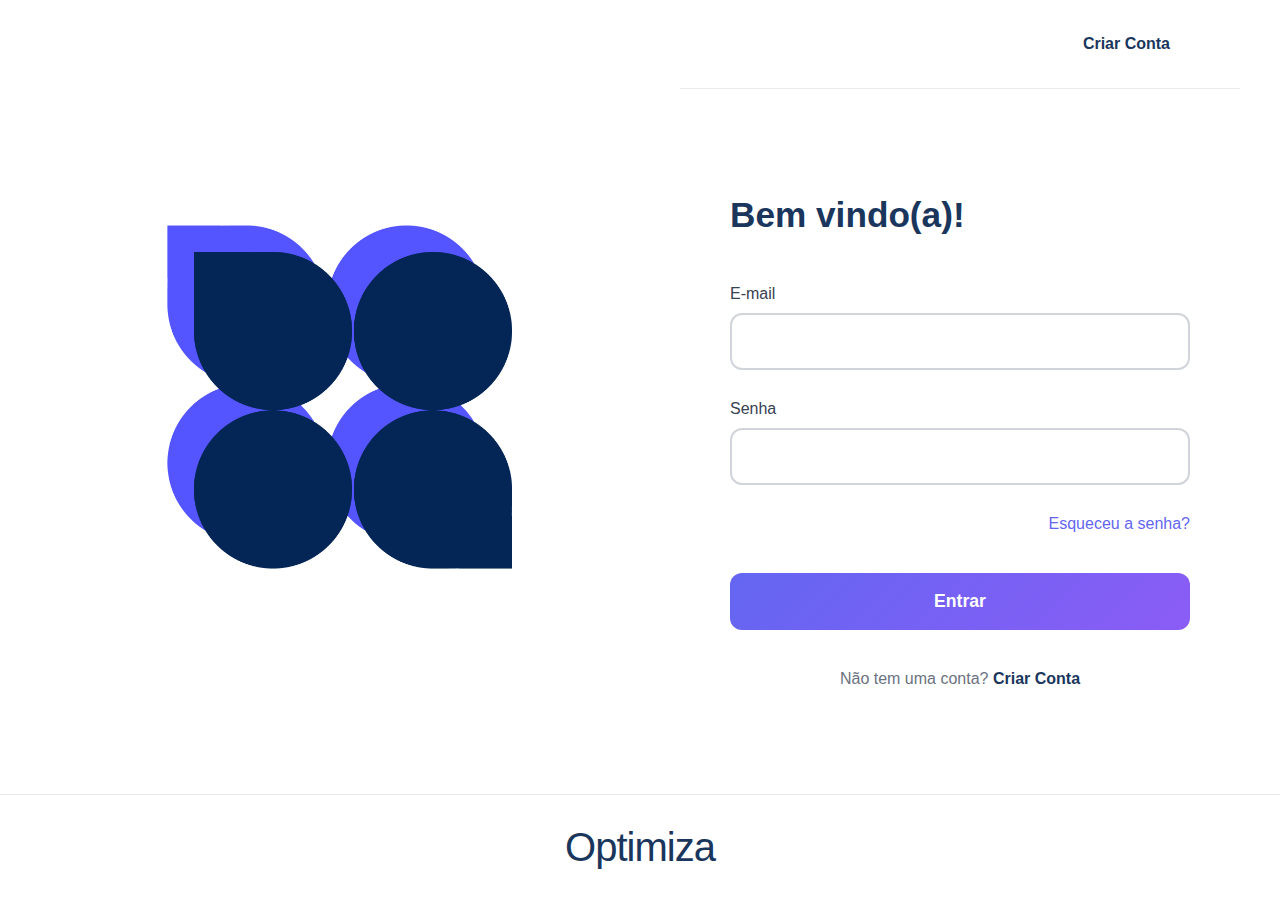
<file: scr/Index.html>
<!DOCTYPE html>
<html lang="pt-BR">
<head>
    <meta charset="UTF-8">
    <meta name="viewport" content="width=device-width, initial-scale=1.0">
    <title>Login - Optimiza</title>
    <link rel="stylesheet" href="style.css">
</head>
<body>
    <div class="login-container">
        <!-- Logo à esquerda -->
        <div class="logo-section">
            <img src="Assets/Logo fundo branco.png" alt="Optimiza" class="logo">
        </div>
        
        <!-- Formulário à direita -->
        <div class="form-section">
            <div class="form-header">
                <button class="create-account-btn">Criar Conta</button>
            </div>
            
            <div class="login-form-container">
                <h2>Bem vindo(a)!</h2>
                
                <form class="login-form" id="loginForm">
                    <div class="input-group">
                        <label for="email">E-mail</label>
                        <input type="email" id="email" name="email" required>
                    </div>
                    
                    <div class="input-group">
                        <label for="password">Senha</label>
                        <input type="password" id="password" name="password" required>
                    </div>
                    
                    <a href="#" class="forgot-password">Esqueceu a senha?</a>
                    
                    <button type="submit" class="login-btn">Entrar</button>
                    
                    <div class="signup-text">
                        <span>Não tem uma conta? </span>
                        <a href="#" class="signup-link">Criar Conta</a>
                    </div>
                </form>
            </div>
        </div>
    </div>
    
    <!-- Nome Optimiza no rodapé -->
    <div class="brand-footer">
        <h1 class="brand-name">Optimiza</h1>
    </div>

    <script>
        document.getElementById('loginForm').addEventListener('submit', function(e) {
            e.preventDefault();
            
            const email = document.getElementById('email').value;
            const password = document.getElementById('password').value;
            
            // Aqui você pode adicionar a lógica de autenticação
            console.log('Email:', email);
            console.log('Password:', password);
            
            // Exemplo de validação simples
            if (email && password) {
                alert('Login realizado com sucesso!');
            }
        });
    </script>
</body>
</html>
</file>
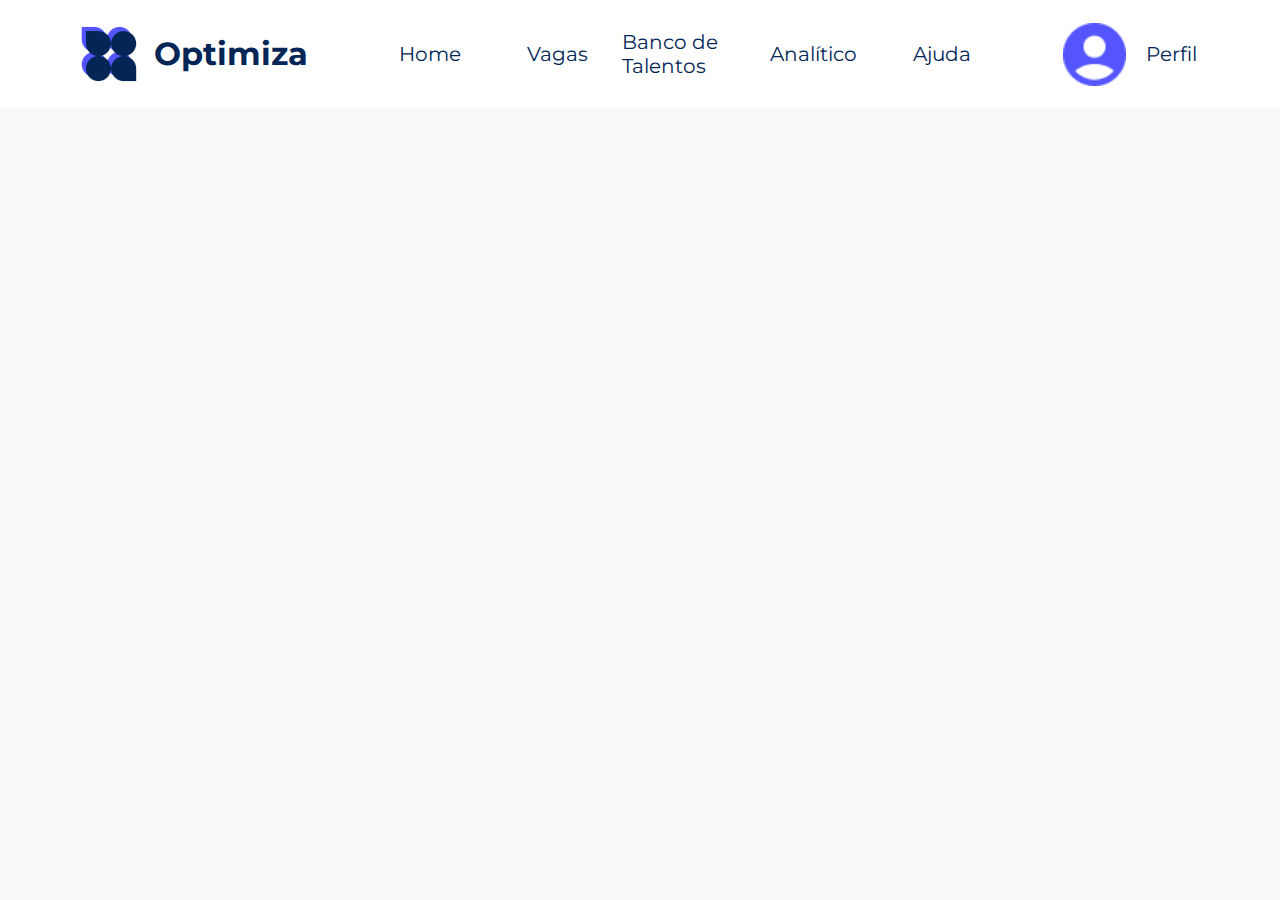
<file: scr/abertura_vaga.html>
<!DOCTYPE html>
<html lang="pt-BR">
<head>
    <meta charset="UTF-8">
    <meta name="viewport" content="width=device-width, initial-scale=1.0">
    <link rel="shortcut icon" href="Assets/Logo fundo branco.png" type="image/x-icon">
    <title>Abertura de Vaga</title>
    <link rel="stylesheet" href="css/cadastro.css">
</head>
<body>

    <!-- Menu -->
  <div class="header">
    <div class="container">
        <div class="header-left">
            <img src="Assets/Logo fundo branco.png" alt="Optimiza" class="register-logo">
            <div class="optimiza-inicial"> 
                Optimiza 
            </div>
        </div>
        <div class="header-center">
            <div class="menu-text">
                Home
            </div>
            <div class="menu-text">
                Vagas
            </div>
            <div class="menu-text">
                Banco de Talentos
            </div>
            <div class="menu-text">
                Analítico
            </div>
            <div class="menu-text">
                Ajuda
            </div>
        </div>
        <div class="header-right">
            <img src="Assets/profile.png" class="icon-profile" alt="">
            <div class="menu-profile" id="profile-name">
                Perfil
            </div>
        </div>
    </div>
  </div>

    <!-- <div class="register-wrapper">
        <h2 class="register-title">Cadastre-se</h2>
        <form class="register-form">
            <div class="register-row">
                <div class="register-group">
                    <label for="nome">Nome Completo</label>
                    <input type="text" id="nome" name="nome" required>
                </div>
                <div class="register-group">
                    <label for="email">E-mail</label>
                    <input type="email" id="email" name="email" required>
                </div>
            </div>
            <div class="register-row">
                <div class="register-group">
                    <label for="cpf">CPF</label>
                    <input type="text" id="cpf" name="cpf" required>
                </div>
                <div class="register-group">
                    <label for="senha">Senha</label>
                    <input type="password" id="senha" name="senha" required>
                </div>
            </div>
            <div class="register-row">
                <div class="register-group">
                    <label for="telefone">Telefone</label>
                    <input type="text" id="telefone" name="telefone" required>
                </div>
                <div class="register-group">
                    <label for="area">Área</label>
                    <select id="area" name="area" required class="register-select">
                        <option value="" disabled selected>Selecione uma área</option>
                        <option value="Gestores e Avaliadores">Gestores e Avaliadores</option>
                        <option value="Analista de Recursos Humanos">Analista de Recursos Humanos</option>
                    </select>
                </div>
            </div>
            <div class="register-row">
                <div class="register-group"></div>
                <div class="register-group">
                    <button type="submit" class="register-btn">Cadastrar</button>
                </div>
            </div>
        </form>
        <div class="register-footer">
            <span>Já tem uma conta? <a href="Index.html" class="register-footer-link">Faça o seu login</a></span>
        </div>
    </div>
    <div class="brand-footer">
        <h1 class="brand-name">Optimiza</h1>
    </div> -->

</body>
</html>
</file>
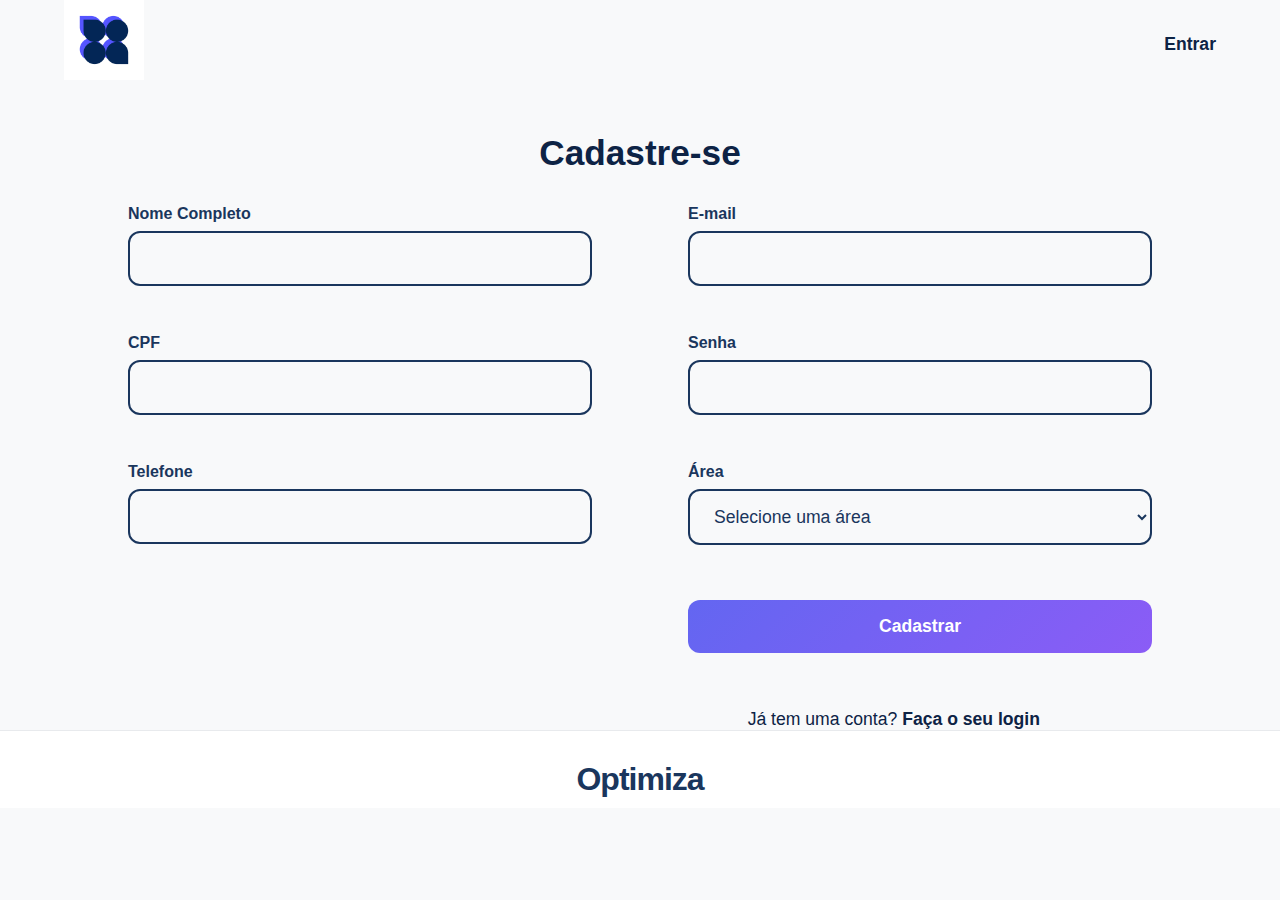
<file: scr/cadastro.html>
<!DOCTYPE html>
<html lang="pt-BR">
<head>
    <meta charset="UTF-8">
    <meta name="viewport" content="width=device-width, initial-scale=1.0">
    <title>Cadastro - Optimiza</title>
    <link rel="stylesheet" href="cadastro.css">
</head>
<body>
    <div class="register-header">
            <div class="register-header-left">
                <img src="Assets/Logo fundo branco.png" alt="Optimiza" class="register-logo">
            </div>
            <div class="register-header-right">
                <a href="Index.html" class="register-login-link">Entrar</a>
            </div>
        </div>
    <div class="register-wrapper">
        <h2 class="register-title">Cadastre-se</h2>
        <form class="register-form">
            <div class="register-row">
                <div class="register-group">
                    <label for="nome">Nome Completo</label>
                    <input type="text" id="nome" name="nome" required>
                </div>
                <div class="register-group">
                    <label for="email">E-mail</label>
                    <input type="email" id="email" name="email" required>
                </div>
            </div>
            <div class="register-row">
                <div class="register-group">
                    <label for="cpf">CPF</label>
                    <input type="text" id="cpf" name="cpf" required>
                </div>
                <div class="register-group">
                    <label for="senha">Senha</label>
                    <input type="password" id="senha" name="senha" required>
                </div>
            </div>
            <div class="register-row">
                <div class="register-group">
                    <label for="telefone">Telefone</label>
                    <input type="text" id="telefone" name="telefone" required>
                </div>
                <div class="register-group">
                    <label for="area">Área</label>
                    <select id="area" name="area" required class="register-select">
                        <option value="" disabled selected>Selecione uma área</option>
                        <option value="Gestores e Avaliadores">Gestores e Avaliadores</option>
                        <option value="Analista de Recursos Humanos">Analista de Recursos Humanos</option>
                    </select>
                </div>
            </div>
            <div class="register-row">
                <div class="register-group"></div>
                <div class="register-group">
                    <button type="submit" class="register-btn">Cadastrar</button>
                </div>
            </div>
        </form>
        <div class="register-footer">
            <span>Já tem uma conta? <a href="Index.html" class="register-footer-link">Faça o seu login</a></span>
        </div>
    </div>
    <div class="brand-footer">
        <h1 class="brand-name">Optimiza</h1>
    </div>
</body>
</html>
</file>
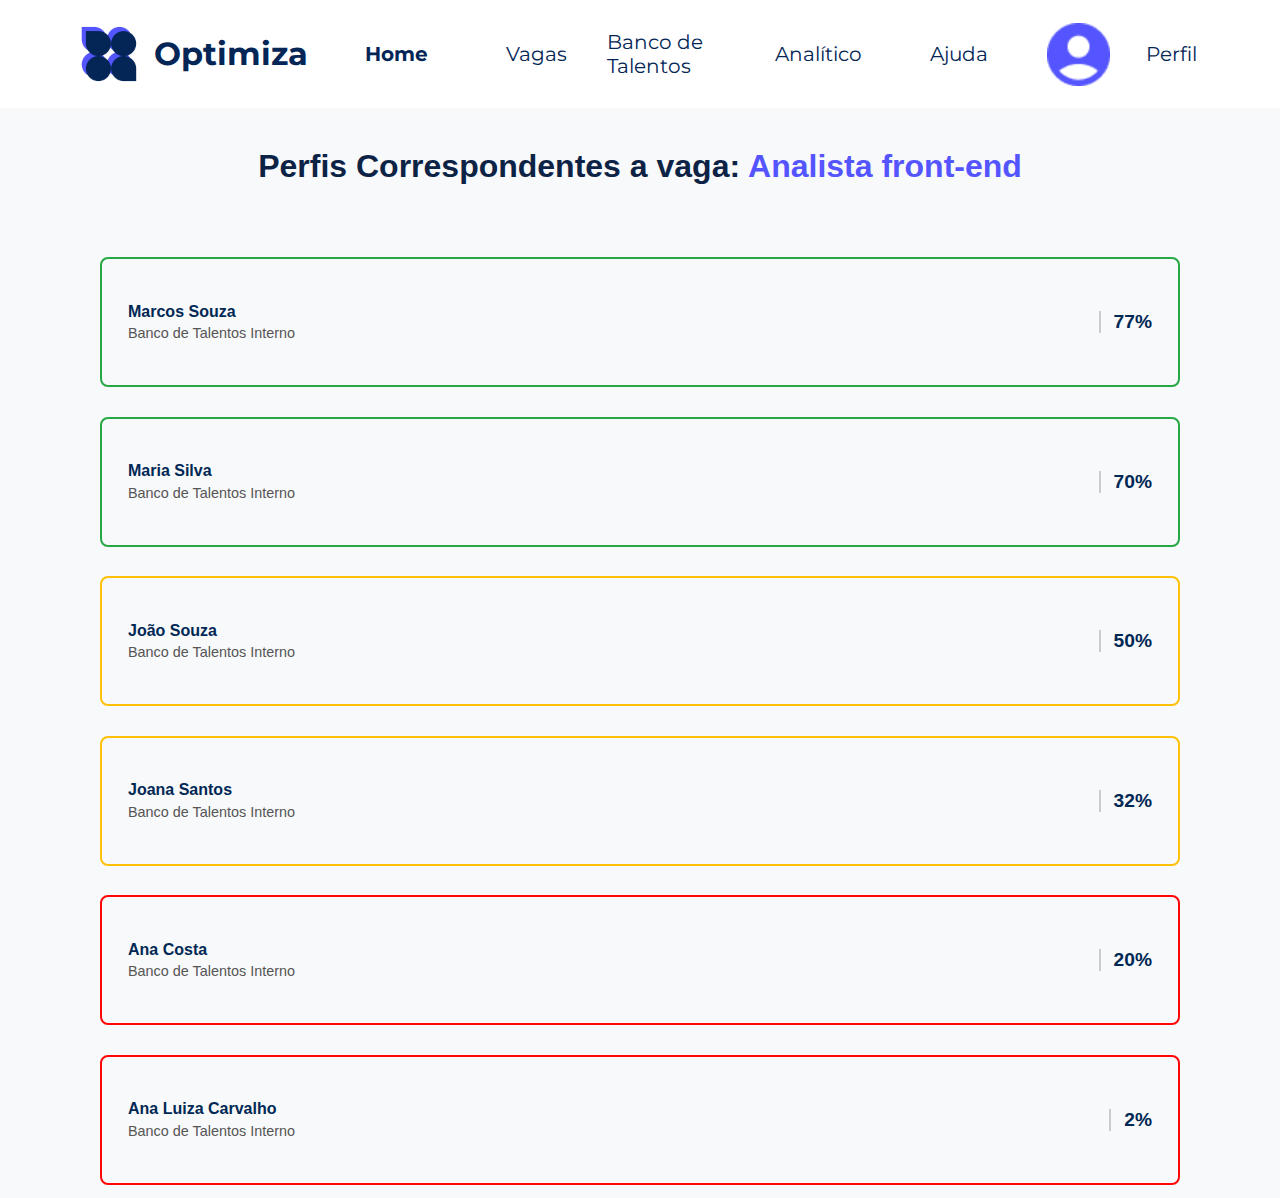
<file: scr/html/match.html>
<!DOCTYPE html>
<html lang="en">

<head>
  <meta charset="UTF-8">
  <meta name="viewport" content="width=device-width, initial-scale=1.0">
  <link rel="shortcut icon" href="../Assets/Logo fundo branco.png" type="image/x-icon">
  <title>Perfis Correspondentes - Optimiza</title>
  <link rel="stylesheet" href="../css/match.css">
  <link rel="stylesheet" href="../css/menu.css">
</head>

<body>
  <!-- Menu -->
  <div class="header">
    <div class="container">
      <div class="header-left">
        <img src="../Assets/Logo fundo branco.png" alt="Optimiza" class="register-logo">
        <div class="optimiza-inicial">
          Optimiza
        </div>
      </div>
      <div class="header-center">
        <div class="menu-text pag">
          <a href="home.html">Home</a>
        </div>
        <div class="menu-container">
          <button class="menu-btn menu-text">Vagas</button>
          <div class="dropdown-content">
            <a href="aberturaVaga.html">Abrir Vaga</a>
            <a href="vagasAbertas.html">Vagas Abertas</a>
          </div>
        </div>
        <div class="menu-text">
          <a href="bancoDeTalentos.html">Banco de Talentos</a>
        </div>
        <div class="menu-text">
          <a href="painel.html">Analítico</a>
        </div>
        <div class="menu-text">
          <a href="http://34.195.148.77/chamado/">Ajuda</a>
        </div>
      </div>
      <div class="header-right">
        <img src="../Assets/profile.png" class="icon-profile" alt="">
        <div class="menu-profile" id="profile-name">
          Perfil
        </div>
      </div>
    </div>
  </div>
  <!-- Seção Por onde começar -->
  <div class="start-section">
    <div class="start-title" id="start-title">Perfis Correspondentes a vaga: </div>
  </div>

  <div class="all-candidates" id="all-candidates"></div>

  <script>
    // Exibe o nome do usuário salvo no localStorage ao lado da foto de perfil
    window.addEventListener('DOMContentLoaded', function () {
      var nomeUsuario = localStorage.getItem('nomeUsuario');
      if (nomeUsuario) {
        document.getElementById('profile-name').textContent = nomeUsuario;
      }
      // mudar para localStorage?
      var nomeVaga = "Analista front-end"
      if (nomeVaga) {
        var titulo = document.getElementById('start-title')
        titulo.innerHTML += `<div style="color:#5555FF;">${nomeVaga}</div>`
      }
    });
  </script>
</body>

</html>

<script>
  function renderizarCandidatos(candidatos) {
    const container = document.getElementById('all-candidates');
    container.innerHTML = '';

    if (candidatos.length === 0) {
      container.innerHTML = `<p style="text-align:center; color:#888; margin-top:2vh;">Nenhum candidato encontrado.</p>`;
      return;
    }

    //ordenar por porcentagem (maior primeiro)
    candidatos.sort((a, b) => b.porcentagem - a.porcentagem);

    candidatos.forEach(candidato => {
      // Definir a classe da borda pela porcentagem
      let cardClass = "candidate-card";
      if (candidato.porcentagem >= 70) {
        cardClass += " success"; // verde
      } else if (candidato.porcentagem >= 30) {
        cardClass += " warning"; // amarelo
      } else {
        cardClass += " danger"; // podemos criar vermelho depois se quiser
      }

      // Criar card
      const div = document.createElement('div');
      div.className = cardClass;
      div.innerHTML = `
            <div class="candidate-info">
                <strong>${candidato.nome}</strong>
                <p>Banco de Talentos Interno</p>
            </div>
            <div class="candidate-score">
                <span>${candidato.porcentagem}%</span>
            </div>
        `;

      container.appendChild(div);
    });
  }

  // Exemplo de uso (simulando retorno do backend)
  const candidatosBackend = [
    { nome: "Maria Silva", porcentagem: 70 },
    { nome: "João Souza", porcentagem: 50 },
    { nome: "Ana Costa", porcentagem: 20 },
    { nome: "Marcos Souza", porcentagem: 77 },
    { nome: "Joana Santos", porcentagem: 32 },
    { nome: "Ana Luiza Carvalho", porcentagem: 2 }
  ];

  renderizarCandidatos(candidatosBackend);

</script>
</file>
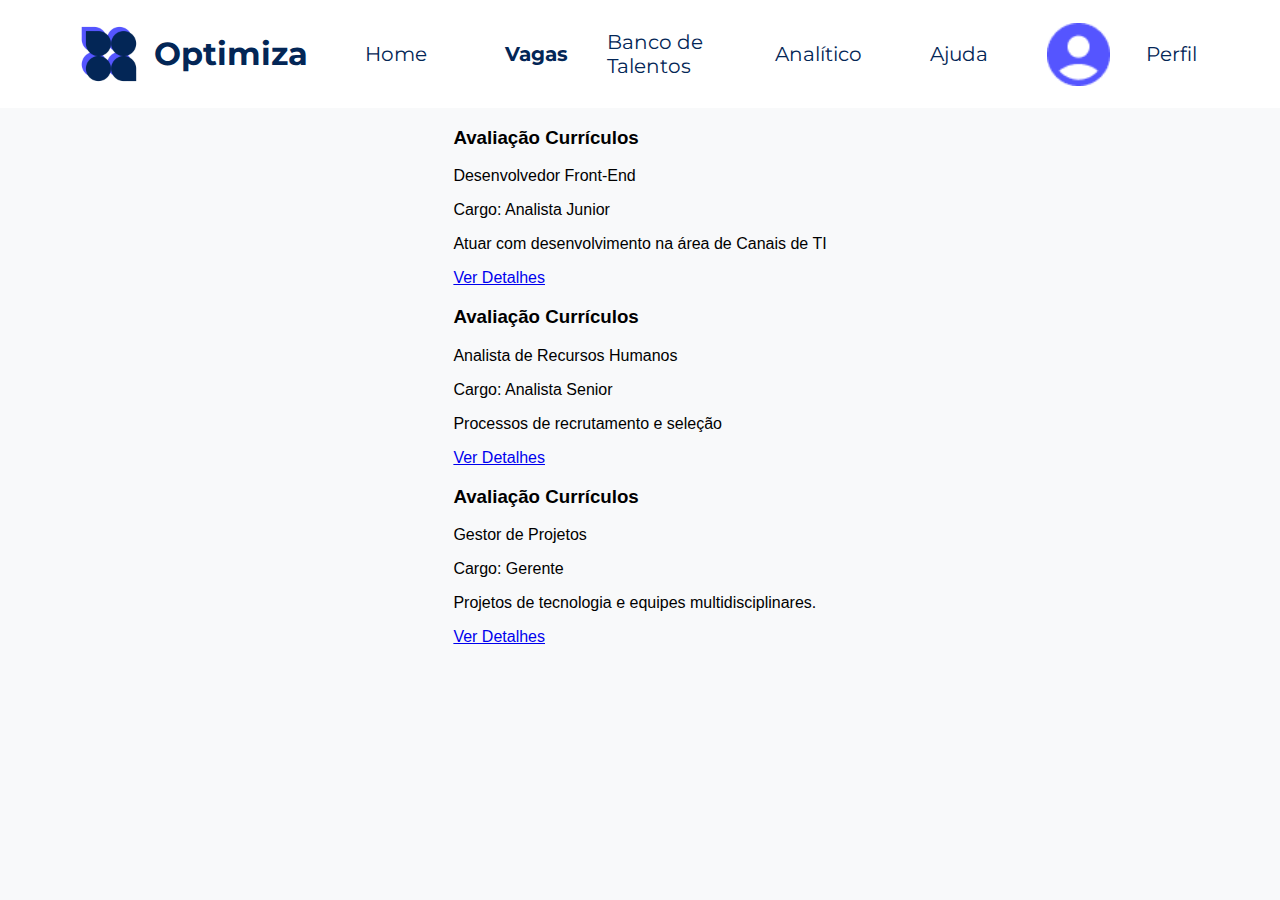
<file: scr/html/vagas_abertas.html>
<!DOCTYPE html>
<html lang="pt-BR">

<head>
    <meta charset="UTF-8">
    <meta name="viewport" content="width=device-width, initial-scale=1.0">
    <link rel="shortcut icon" href="../Assets/Logo fundo branco.png" type="image/x-icon">
    <title>Abertura de Vaga - Optimiza</title>
    <link rel="stylesheet" href="../css/vagasAbertas.css">
    <link rel="stylesheet" href="../css/menu.css">

</head>
<body>
    <!-- Menu -->
    <div class="header">
        <div class="container">
            <div class="header-left">
                <img src="../Assets/Logo fundo branco.png" alt="Optimiza" class="register-logo">
                <div class="optimiza-inicial">
                    Optimiza
                </div>
            </div>
            <div class="header-center">
                <div class="menu-text">
                    <a href="home.html">Home</a>
                </div>
                <div class="menu-container">
                    <button class="menu-btn menu-text pag">Vagas</button>
                    <div class="dropdown-content">
                        <a href="abertura_vaga.html">Abrir Vaga</a>
                        <a href="vagas_abertas.html">Vagas Abertas</a>
                    </div>
                </div>
                <div class="menu-text">
                    <a href="bancoDeTalentos.html">Banco de Talentos</a>
                </div>
                <div class="menu-text">
                    <a href="painel.html">Analítico</a>
                </div>
                <div class="menu-text">
                    <a href="http://34.195.148.77/chamado/">Ajuda</a>
                </div>
            </div>
            <div class="header-right">
                <img src="../Assets/profile.png" class="icon-profile" alt="">
                <div class="menu-profile" id="profile-name">
                    Perfil
                </div>
            </div>
        </div>
    </div>
    <!-- Fim do menu -->

    <!-- Inicio cards de vagas -->
    <div class="job-cards-container">
        <div class="job-card">
            <h3 class="job-title">Avaliação Currículos</h3>
            <p class="job-info1">Desenvolvedor Front-End</p>
            <p class="job-info">Cargo: Analista Junior</p>
            <p class="job-description">Atuar com desenvolvimento na área de Canais de TI</p>
            <a href="#" class="job-link">Ver Detalhes</a>
        </div>

        <div class="job-card">
            <h3 class="job-title">Avaliação Currículos</h3>
            <p class="job-info1">Analista de Recursos Humanos</p>
            <p class="job-info">Cargo: Analista Senior</p>
            <p class="job-description">Processos de recrutamento e seleção</p>
            <a href="#" class="job-link">Ver Detalhes</a>
        </div>

        <div class="job-card">
            <h3 class="job-title">Avaliação Currículos</h3>
            <p class="job-info1">Gestor de Projetos</p>
            <p class="job-info">Cargo: Gerente</p>
            <p class="job-description">Projetos de tecnologia e equipes multidisciplinares.</p>
            <a href="#" class="job-link">Ver Detalhes</a>
        </div>
    </div>


</body>

</html>
</file>
<file: scr/css/cadastro.css>
@import url('https://fonts.googleapis.com/css2?family=Montserrat:wght@400;500;700&display=swap');

/* Container principal */
body {
    font-family: -apple-system, BlinkMacSystemFont, 'Segoe UI', Roboto, 'Helvetica Neue', Arial, sans-serif;
    margin: 0;
    padding: 0;
    background: #f8f9fa;
    display: flex;
    flex-direction: column;
    justify-content: center;
    align-items: center;
}

/* MENU */

.header{
    background-color: #fff;
    height: 12vh;
    width: 100%;
    font-size: larger;
    display: flex;
    align-items: center;
}

.container {
  display: flex;
  width: 90%;
  margin: auto;
}

.header-left {
    display: flex;
    align-items: center;
    justify-content: flex-start;
    flex: 1;
}

.optimiza-inicial {
    font-family: 'Montserrat', sans-serif;
    font-weight: bold;
    font-size: 3.5vh ;
    color: #032656;
}

.header-center{
    display: flex;
    justify-content: center;
    align-items: center;
    flex-direction: row;
    width: 70%;
}

.menu-text{
    display: flex;
    justify-content: center;
    align-items: center;
    width: 10vw;
    font-family: 'Montserrat', sans-serif;
    font-size: 2.2vh ;
    color: #032656;
}

.header-right {
    display: flex;
    align-items: center;
    justify-content: flex-end;
    flex: 1;
}

.icon-profile {
    width: 7vh;
    height: auto;
}

.menu-profile{
    display: flex;
    justify-content: center;
    align-items: center;
    width: 7vw;
    font-family: 'Montserrat', sans-serif;
    font-size: 2.2vh ;
    color: #032656;
}

.register-logo {
    width: 10vh;
    height: auto;
}

.register-login-link {
    color: #0d2345;
    font-weight: 700;
    font-size: 1.1rem;
    text-decoration: none;
    margin-top: 8px;
    transition: color 0.2s;
    margin-left: auto;
}

.register-title {
    text-align: center;
    font-size: 2.2rem;
    font-weight: 700;
    color: #0d2345;
    margin-bottom: 32px;
}

.register-form {
    width: 80vw;
    max-width: 100%;
    margin: 0 auto;
    display: flex;
    flex-direction: column;
    gap: 0;
}

.register-row {
    display: flex;
    gap: 6rem; /* Espaçamento entre colunas aumentado e responsivo */
    margin-bottom: 1.5rem;
}

.register-group {
    flex: 1;
    display: flex;
    flex-direction: column;
}

.register-group label {
    font-size: 1rem;
    color: #1a365d;
    font-weight: 600;
    margin-bottom: 8px;
    font-family: inherit;
}

.register-group input {
    padding: 0.9375rem 0.9375rem 0.9375rem 1.25rem;
    border: 0.125rem solid #1a365d;
    border-radius: 0.75rem;
    font-size: 1.1rem;
    background: #f8f9fa;
    color: #1a365d;
    transition: border-color 0.2s, box-shadow 0.2s;
    box-sizing: border-box;
    margin-bottom: 1.5rem; /* Espaçamento aumentado e responsivo */
}

.register-group input:focus {
    outline: none;
    border-color: #6366f1;
    background: #fff;
    box-shadow: 0 0 0 4px rgba(99, 102, 241, 0.1);
}

/* Dropdown de função */
.register-dropdown {
    background: #f5f5f5;
    border-radius: 0 0 12px 12px;
    margin-top: 2px;
    box-shadow: 0 2px 8px rgba(0,0,0,0.04);
    padding: 8px 0;
}
.register-option {
    padding: 10px 18px;
    color: #0d2345;
    font-size: 1rem;
    cursor: pointer;
}
.register-option:hover {
    background: #e0e7ff;
}

/* Botão cadastrar */
.register-btn {
    width: 100%;
    background: linear-gradient(135deg, #6366f1 0%, #8b5cf6 100%);
    color: #fff;
    border: none;
    padding: 16px;
    border-radius: 12px;
    font-size: 1.1rem;
    font-weight: 700;
    cursor: pointer;
    margin-top: 8px;
    transition: background 0.2s;
}
.register-btn:hover {
    background: #4f46e5;
}

/* Rodapé de cadastro */
.register-footer {
    width: 80vw;
    max-width: 800px;
    margin: 32px auto 0 auto;
    text-align: right;
    color: #0d2345;
    font-size: 1.1rem;
}
.register-footer-link {
    color: #0d2345;
    font-weight: 700;
    text-decoration: none;
    transition: color 0.2s;
}
.register-footer-link:hover {
    color: #6366f1;
    text-decoration: underline;
}

/* Rodapé da marca */
.brand-footer {
    background-color: white;
    padding: 30px 0 10px 0;
    text-align: center;
    border-top: 1px solid #e8eaed;
    width: 100vw;
}
.brand-name {
    color: #1a365d;
    font-size: 2rem;
    font-weight: 700;
    letter-spacing: -1px;
    margin: 0;
}

/* Responsividade */
@media (max-width: 900px) {
    .register-form, .register-footer, .register-header {
        width: 95vw;
        max-width: 100vw;
    }
}
@media (max-width: 600px) {
    .register-row {
        flex-direction: column;
        gap: 0;
    }
    .register-form, .register-footer, .register-header {
        width: 98vw;
        max-width: 100vw;
    }
    .register-logo {
        width: 60px;
    }
}

.register-select {
    padding: 15px 15px 15px 20px;
    border: 2px solid #1a365d;
    border-radius: 12px;
    font-size: 1.1rem;
    background: #f8f9fa;
    color: #1a365d;
    transition: border-color 0.2s, box-shadow 0.2s;
    box-sizing: border-box;
    font-family: inherit;
    margin-bottom: 0;
}

.register-select:focus {
    outline: none;
    border-color: #6366f1;
    background: #fff;
    box-shadow: 0 0 0 4px rgba(99, 102, 241, 0.1);
}
</file>
<file: scr/cadastro.css>
/* Cadastro - Container principal */
body {
    font-family: -apple-system, BlinkMacSystemFont, 'Segoe UI', Roboto, 'Helvetica Neue', Arial, sans-serif;
    margin: 0;
    padding: 0;
    background: #f8f9fa;
    display: flex;
    flex-direction: column;
    justify-content: center;
    align-items: center;
}

.register-container {
    width: 100%;
    min-height: calc(100vh - 80px);
    display: flex;
    flex-direction: column;
    align-items: center;
    justify-content: center;
    padding: 0;
}

.register-header {
    width: 90%;
    max-width: 90%;
    display: flex;
    align-items: center;
    justify-content: space-between;
    margin-bottom: 24px;
    padding: 0 0;
}

.register-header-left {
    display: flex;
    align-items: center;
    justify-content: flex-start;
    flex: 1;
}

.register-header-right {
    display: flex;
    align-items: center;
    justify-content: flex-end;
    flex: 1;
}

.register-logo {
    width: 80px;
    height: auto;
}

.register-login-link {
    color: #0d2345;
    font-weight: 700;
    font-size: 1.1rem;
    text-decoration: none;
    margin-top: 8px;
    transition: color 0.2s;
    margin-left: auto;
}

.register-title {
    text-align: center;
    font-size: 2.2rem;
    font-weight: 700;
    color: #0d2345;
    margin-bottom: 32px;
}

.register-form {
    width: 80vw;
    max-width: 100%;
    margin: 0 auto;
    display: flex;
    flex-direction: column;
    gap: 0;
}

.register-row {
    display: flex;
    gap: 6rem; /* Espaçamento entre colunas aumentado e responsivo */
    margin-bottom: 1.5rem;
}

.register-group {
    flex: 1;
    display: flex;
    flex-direction: column;
}

.register-group label {
    font-size: 1rem;
    color: #1a365d;
    font-weight: 600;
    margin-bottom: 8px;
    font-family: inherit;
}

.register-group input {
    padding: 0.9375rem 0.9375rem 0.9375rem 1.25rem;
    border: 0.125rem solid #1a365d;
    border-radius: 0.75rem;
    font-size: 1.1rem;
    background: #f8f9fa;
    color: #1a365d;
    transition: border-color 0.2s, box-shadow 0.2s;
    box-sizing: border-box;
    margin-bottom: 1.5rem; /* Espaçamento aumentado e responsivo */
}

.register-group input:focus {
    outline: none;
    border-color: #6366f1;
    background: #fff;
    box-shadow: 0 0 0 4px rgba(99, 102, 241, 0.1);
}

/* Dropdown de função */
.register-dropdown {
    background: #f5f5f5;
    border-radius: 0 0 12px 12px;
    margin-top: 2px;
    box-shadow: 0 2px 8px rgba(0,0,0,0.04);
    padding: 8px 0;
}
.register-option {
    padding: 10px 18px;
    color: #0d2345;
    font-size: 1rem;
    cursor: pointer;
}
.register-option:hover {
    background: #e0e7ff;
}

/* Botão cadastrar */
.register-btn {
    width: 100%;
    background: linear-gradient(135deg, #6366f1 0%, #8b5cf6 100%);
    color: #fff;
    border: none;
    padding: 16px;
    border-radius: 12px;
    font-size: 1.1rem;
    font-weight: 700;
    cursor: pointer;
    margin-top: 8px;
    transition: background 0.2s;
}
.register-btn:hover {
    background: #4f46e5;
}

/* Rodapé de cadastro */
.register-footer {
    width: 80vw;
    max-width: 800px;
    margin: 32px auto 0 auto;
    text-align: right;
    color: #0d2345;
    font-size: 1.1rem;
}
.register-footer-link {
    color: #0d2345;
    font-weight: 700;
    text-decoration: none;
    transition: color 0.2s;
}
.register-footer-link:hover {
    color: #6366f1;
    text-decoration: underline;
}

/* Rodapé da marca */
.brand-footer {
    background-color: white;
    padding: 30px 0 10px 0;
    text-align: center;
    border-top: 1px solid #e8eaed;
    width: 100vw;
}
.brand-name {
    color: #1a365d;
    font-size: 2rem;
    font-weight: 700;
    letter-spacing: -1px;
    margin: 0;
}

/* Responsividade */
@media (max-width: 900px) {
    .register-form, .register-footer, .register-header {
        width: 95vw;
        max-width: 100vw;
    }
}
@media (max-width: 600px) {
    .register-row {
        flex-direction: column;
        gap: 0;
    }
    .register-form, .register-footer, .register-header {
        width: 98vw;
        max-width: 100vw;
    }
    .register-logo {
        width: 60px;
    }
}

.register-select {
    padding: 15px 15px 15px 20px;
    border: 2px solid #1a365d;
    border-radius: 12px;
    font-size: 1.1rem;
    background: #f8f9fa;
    color: #1a365d;
    transition: border-color 0.2s, box-shadow 0.2s;
    box-sizing: border-box;
    font-family: inherit;
    margin-bottom: 0;
}

.register-select:focus {
    outline: none;
    border-color: #6366f1;
    background: #fff;
    box-shadow: 0 0 0 4px rgba(99, 102, 241, 0.1);
}
</file>
<file: scr/css/match.css>
@import url('https://fonts.googleapis.com/css2?family=Montserrat:wght@400;500;700&display=swap');

/* Container principal */
body {
  font-family: -apple-system, BlinkMacSystemFont, 'Segoe UI', Roboto, 'Helvetica Neue', Arial, sans-serif;
  margin: 0;
  padding: 0;
  background: #f8f9fa;
  display: flex;
  flex-direction: column;
  justify-content: center;
  align-items: center;
}

.start-title {
  display: flex;
  justify-content: center;
  text-align: center;
  font-size: 2rem;
  font-weight: 700;
  color: #0d2345;
  margin-bottom: 2rem;
  column-gap: 0.5rem;
}

.start-section {
  width: 90%;
  margin: 2.5rem auto;
  text-align: center;
}

.all-candidates {
  display: flex;
  flex-wrap: wrap;
  justify-content: center;
  gap: 1rem;
  width: 100%;
}

.candidate-card {
  display: flex;
  justify-content: space-between;
  align-items: center;
  border: 0.15rem solid;
  border-radius: 0.5rem;
  padding: 2vh 2vw;
  margin-bottom: 1.5vh;
  /* font-family: Arial, sans-serif; */
  /* background: #fff; */
    width: 80%;
    min-height: 10vh;
    height: auto;
}

.candidate-card.success {
  border-color: #28a745; /* Verde */
}

.candidate-card.warning {
  border-color: #ffc107; /* Amarelo */
}

.candidate-card.danger {
  border-color: #ff0707; /* vermelho */
}

.candidate-info {
  display: flex;
  flex-direction: column;
}

.candidate-info strong {
  color: #002855; /* Azul escuro */
  font-size: 1rem;
  margin-bottom: 0.5vh;
}

.candidate-info p {
  font-size: 0.9rem;
  margin: 0;
  color: #555;
}

/* Link "Ver Mais" dentro do card */
.candidate-info .cand-vermais {
    display: inline-block;
    margin-top: 0.35rem;
    color: #6C63FF;
    font-weight: 600;
    text-decoration: none;
    padding: 0.25rem 0.6rem;
    border-radius: 0.4rem;
    transition: background .15s ease, color .15s ease, transform .1s ease;
}
.candidate-info .cand-vermais:hover {
    background: rgba(108, 99, 255, 0.12);
    color: #4f47e6;
    transform: translateY(-1px);
}

.candidate-score {
  display: flex;
  align-items: center;
  font-weight: bold;
  font-size: 1.2rem;
  color: #002855;
  border-left: 0.15rem solid #ccc;
  padding-left: 1vw;
}

.modal-candidato {
    position: fixed;
    top: 0;
    left: 0;
    width: 100vw;
    height: 100vh;
    background: rgba(0, 0, 0, 0.4);
    display: flex;
    align-items: center;
    justify-content: center;
    z-index: 1000;
}

.modal-content {
    background: #fff;
    border-radius: 0.625rem;
    padding: 2rem 1.5rem;
    box-shadow: 0 4px 24px rgba(0, 0, 0, 0.12);
    min-width: 20rem;
    /* max-width: 90vw; */
    position: relative;
}

.modal-close {
    position: absolute;
    top: 1rem;
    right: 1.25rem;
    font-size: 2rem;
    color: #6C63FF;
    cursor: pointer;
    font-weight: bold;
    transition: color 0.2s;
}

.modal-close:hover {
    color: #032656;
}

/* Novo layout do modal do candidato */
.modal-cand {
    max-width: 980px;
    width: 92vw;
    /* Fixar altura do modal para evitar variação entre abas */
    height: 72vh;
    max-height: 72vh;
}

/* Tornar o container do modal flex para controlar o espaço interno */
.modal-content.modal-cand {
    display: flex;
    flex-direction: column;
}

.cand-wrapper {
    display: grid;
    grid-template-columns: 260px 1fr;
    gap: 1rem;
    /* Preencher altura disponível do modal fixo */
    flex: 1 1 auto;
    min-height: 0;
    overflow: hidden;
}

.cand-sidebar {
    background: #f0f6ff;
    border-radius: 0.6rem;
    padding: 1rem;
    display: flex;
    flex-direction: column;
    align-items: center;
    /* Rolagem interna caso conteúdo cresça */
    min-height: 0;
    overflow: auto;
}

.cand-avatar {
    width: 120px;
    height: 120px;
    background: url('data:image/svg+xml;utf8,<svg xmlns="http://www.w3.org/2000/svg" viewBox="0 0 24 24"><path fill="%2399a" d="M12 12c2.76 0 5-2.24 5-5s-2.24-5-5-5-5 2.24-5 5 2.24 5 5 5zm0 2c-3.33 0-10 1.67-10 5v3h20v-3c0-3.33-6.67-5-10-5z"/></svg>') center/60% no-repeat, #e8ecf9;
    border-radius: 50%;
    margin: 0.5rem 0 1rem;
}

.cand-info {
    width: 100%;
    color: #032656;
    display: grid;
    gap: 0.4rem;
    font-family: 'Montserrat', sans-serif;
}

.cand-main {
    background: #f7f9ff;
    border-radius: 0.6rem;
    padding: 1rem;
    display: flex;
    flex-direction: column;
    /* Preencher a altura restante do wrapper e permitir rolagem interna nos painéis */
    flex: 1 1 auto;
    min-height: 0;
    overflow: hidden;
}

.cand-tabs {
    display: flex;
    gap: 0.5rem;
    margin-bottom: 0.8rem;
    /* Não permitir que as abas cresçam/encolham */
    flex: 0 0 auto;
}

.cand-tab {
    background: #e5e9ff;
    border: none;
    padding: 0.6rem 1rem;
    border-radius: 0.5rem;
    cursor: pointer;
    color: #032656;
    font-weight: 600;
}

.cand-tab.active {
    background: #cfd6ff;
}

.cand-panel {
    display: none;
    /* Importante para cálculo correto de altura em flex containers */
    min-height: 0;
}

.cand-panel.active {
    display: flex;
    flex-direction: column;
    flex: 1 1 auto;
    min-height: 0;
    overflow: auto;
}

.cand-grid {
    display: grid;
    grid-template-columns: repeat(2, 1fr);
    gap: 1rem;
}

.card {
    background: #fff;
    border-radius: 0.6rem;
    box-shadow: 0 2px 10px rgba(0, 0, 0, 0.06);
    padding: 1rem;
}

.card h4 {
    margin: 0 0 0.6rem 0;
    color: #032656;
}

.form-avaliacao,
.form-entrevista {
    display: grid;
    gap: 0.6rem;
}

.form-avaliacao input,
.form-entrevista input,
.form-avaliacao textarea,
.form-entrevista textarea {
    padding: 0.6rem;
    border: 1px solid #bfc4d4;
    border-radius: 0.4rem;
    font-family: 'Montserrat', sans-serif;
}

.actions {
    display: flex;
    justify-content: flex-end;
    margin-top: 0.5rem;
}

/* Botões comuns usados nas ações */
.talentos-btn {
    border: none;
    border-radius: 0.45rem;
    padding: 0.6rem 1.2rem;
    font-family: 'Montserrat', sans-serif;
    font-weight: 600;
    font-size: 0.95rem;
    cursor: pointer;
    transition: background .2s ease, transform .1s ease, opacity .2s ease;
}
.talentos-btn-search {
    background: #6C63FF;
    color: #fff;
}
.talentos-btn-search:hover {
    background: #5548d9;
    transform: translateY(-1px);
}

@media (max-width: 900px) {
    .cand-wrapper {
        grid-template-columns: 1fr;
    }

    .cand-grid {
        grid-template-columns: 1fr;
    }
}

/* Avaliações - estilo inspirado no mockup */
.avaliacao-card {
    background: #fff;
    border-radius: 0.8rem;
    box-shadow: 0 6px 24px rgba(0, 0, 0, 0.08);
    padding: 1.2rem;
}

.rating-row {
    display: flex;
    align-items: center;
    justify-content: space-between;
    margin-bottom: 0.8rem;
}

.rating-stars {
    display: flex;
    gap: 0.4rem;
}

.rating-star {
    font-size: 1.6rem;
    color: #c5c9ff;
    background: none;
    border: none;
    cursor: pointer;
    transition: transform .1s ease, color .2s;
}

.rating-star.active,
.rating-star:hover {
    color: #6C63FF;
}

.rating-score {
    font-weight: 700;
    color: #032656;
    font-size: 1.25rem;
}

.comentarios-area label {
    display: block;
    font-weight: 600;
    color: #032656;
    margin: 0.4rem 0;
}

.comentarios-area textarea {
    min-height: 110px;
    resize: vertical;
    width: 100%;
    box-sizing: border-box;
    background: #fff;
    border: 1px solid #bfc4d4;
    border-radius: 0.6rem;
    outline: none;
    transition: border-color .2s ease, box-shadow .2s ease;
}

.comentarios-area textarea:focus {
    border-color: #6C63FF;
    box-shadow: 0 0 0 3px rgba(108, 99, 255, 0.15);
}

.comentarios-list {
    height: 100%;
    overflow: auto;
    background: #f7f9ff;
    border: 1px solid #e2e6f3;
    border-radius: 0.5rem;
    padding: 0.7rem;
    margin-top: 0.6rem;
    width: 100%;
    box-sizing: border-box;
}

/* Esconde a caixa de comentários quando não houver itens (evita parecer um input vazio) */
.comentarios-list:empty {
    display: none;
}

.comentarios-list .item {
    padding: 0.5rem 0;
    border-bottom: 1px solid #e9e9f7;
}

/* Entrevista - grid e inputs inline conforme mockup */
.entrevista-grid {
    background: #fff;
    border-radius: 0.8rem;
    box-shadow: 0 6px 24px rgba(0, 0, 0, 0.08);
    padding: 1.2rem;
    display: grid;
    gap: 0.8rem;
}

.form-group-inline {
    display: flex;
    flex-direction: column;
    gap: 0.3rem;
}

.grid-2col {
    display: grid;
    grid-template-columns: 1fr 1fr;
    gap: 0.8rem;
}

.entrevista-grid input {
    padding: 0.6rem;
    border: 1px solid #bfc4d4;
    border-radius: 0.4rem;
}

.entrevista-grid label {
    font-weight: 600;
    color: #032656;
}

.talentos-list-scroll {
    max-height: 31.25rem;
    min-height: 12.5rem;
    overflow-y: auto;
    margin-top: 0.5rem;
    border-radius: 0.5rem;
    box-shadow: 0 2px 8px rgba(0, 0, 0, 0.04);
    background: #fff;
    width: 100%;
    padding-bottom: 0.5rem;
}

.talentos-table {
    width: 100%;
    border-collapse: collapse;
    font-family: 'Montserrat', sans-serif;
    box-shadow: none;
    background: transparent;
}

.talentos-table tr {
    transition: background 0.2s;
}

.talentos-table tr:hover {
    background: #d1d1f7;
}

.talentos-table td {
    border-bottom: 1px solid #e0e0e0;
}

/* Dropdown de filtros - Banco de Talentos */
.filtro-dropdown-container {
    display: inline-block;
    position: relative;
}

.talentos-btn-filter {
    background: #6C63FF;
    color: #fff;
    border: none;
    border-radius: 0.5rem;
    padding: 0.7rem 1.5rem;
    font-weight: 600;
    font-size: 1.1rem;
    cursor: pointer;
    transition: background 0.2s;
}

.talentos-btn-filter:hover {
    background: #5548c8;
}

.filtro-dropdown {
    background: #fff;
    border: 1px solid #d1d1d1;
    border-radius: 0.7rem;
    box-shadow: 0 4px 16px rgba(32, 38, 54, 0.10);
    padding: 1.2rem;
    min-width: 250px;
    z-index: 10;
    position: absolute;
    left: 0;
    top: 110%;
    display: none;
}

.filtro-select {
    width: 100%;
    padding: 0.6rem;
    border-radius: 0.4rem;
    border: 1px solid #bfc4d4;
    font-size: 1rem;
    margin-bottom: 0.7rem;
    background: #f8f9fa;
    color: #032656;
}

.filtro-input {
    width: 90% !important;
    padding: 0.6rem;
    border-radius: 0.4rem;
    border: 1px solid #bfc4d4;
    font-size: 1rem;
    margin-bottom: 0.7rem;
    background: #f8f9fa;
    color: #032656;
}

.filtro-indicador {
    background: #e9e9f7;
    color: #032656;
    padding: 0.3rem 0.7rem;
    border-radius: 1rem;
    font-size: 0.95em;
    margin-right: 0.5rem;
    display: inline-flex;
    align-items: center;
    box-shadow: 0 2px 8px rgba(32, 38, 54, 0.07);
}

.filtro-remove {
    margin-left: 0.5rem;
    background: none;
    border: none;
    color: #6C63FF;
    font-weight: bold;
    cursor: pointer;
    font-size: 1em;
    transition: color 0.2s;
}

.filtro-remove:hover {
    color: #5548c8;
}
</file>
<file: scr/css/menu.css>
@import url('https://fonts.googleapis.com/css2?family=Montserrat:wght@400;500;700&display=swap');

/* Container principal */
body {
    font-family: -apple-system, BlinkMacSystemFont, 'Segoe UI', Roboto, 'Helvetica Neue', Arial, sans-serif;
    margin: 0;
    padding: 0;
    background: #f8f9fa;
    display: flex;
    flex-direction: column;
    justify-content: center;
    align-items: center;
}

/* MENU */

.header{
    background-color: #fff;
    height: 12vh;
    width: 100%;
    font-size: larger;
    display: flex;
    align-items: center;
}

.container {
  display: flex;
  width: 90%;
  margin: auto;
}

.header-left {
    display: flex;
    align-items: center;
    justify-content: flex-start;
    flex: 1;
}

.optimiza-inicial {
    font-family: 'Montserrat', sans-serif;
    font-weight: bold;
    font-size: 3.5vh ;
    color: #032656;
}

.header-center{
    display: flex;
    justify-content: center;
    align-items: center;
    flex-direction: row;
    width: 70%;
}

.menu-text{
    display: flex;
    justify-content: center;
    align-items: center;
    width: 11vw;
    font-family: 'Montserrat', sans-serif;
    font-size: 2.2vh ;
    color: #032656;
}

.menu-text a{
    color: #032656;
    text-decoration: none;
}

.pag{
    font-weight: bold;
}

.header-right {
    display: flex;
    align-items: center;
    justify-content: flex-end;
    flex: 1;
    gap: 1rem;
}

.icon-profile {
    width: 7vh;
    height: auto;
}

.menu-profile{
    display: flex;
    justify-content: center;
    align-items: center;
    width: 7vw;
    font-family: 'Montserrat', sans-serif;
    font-size: 2.2vh ;
    color: #032656;
}

.register-logo {
    width: 10vh;
    height: auto;
}

.menu-container {
  position: relative;
  display: inline-block;
  font-family: 'Montserrat', sans-serif;
}

/* Botão principal */
.menu-btn {
  background-color: transparent;
  border: none;
  cursor: pointer;
  transition: 0.2s;
}

/* Conteúdo do drop-down */
.dropdown-content {
  display: none;
  position: absolute;
  top: 100%; /* Fica abaixo do botão */
  left: 0;
  background-color: #f9f9f9;
  min-width: 11vw;
  box-shadow: 0px 4px 6px rgba(0,0,0,0.1);
  border: 0.1rem solid #d1d1d1;
  border-radius: 0.5rem;
  z-index: 1;
}

/* Links do drop-down */
.dropdown-content a {
  color: #0f2c4c;
  padding: 0.5rem;
  text-decoration: none;
  display: block;
  transition: background-color 0.2s;
}

.dropdown-content a:hover {
  background-color: #e9e9e9;
}

/* Mostra o drop-down ao clicar */
.menu-container:focus-within .dropdown-content {
  display: block;
}


/* Fim do menu */

/* Logout button (navbar) */
.logout-btn {
  background: #6C63FF;
  color: #fff;
  border: none;
  border-radius: 0.5rem;
  padding: 0.5rem 1rem;
  font-family: 'Montserrat', sans-serif;
  font-size: 2vh;
  cursor: pointer;
  transition: background 0.2s ease;
}

.logout-btn:hover {
  background: #5548d9;
}
</file>
<file: scr/css/vagasAbertas.css>
@import url('https://fonts.googleapis.com/css2?family=Montserrat:wght@400;500;700&display=swap');

/* Container principal */
body {
    font-family: -apple-system, BlinkMacSystemFont, 'Segoe UI', Roboto, 'Helvetica Neue', Arial, sans-serif;
    margin: 0;
    padding: 0;
    background: #f8f9fa;
    display: flex;
    flex-direction: column;
    justify-content: center;
    align-items: center;
}

/* BANCO DE TALENTOS */
.talentos-container {
    width: 90%;
    margin: auto;
    margin-top: 2.5rem;
}

.talentos-title {
    text-align: center;
    font-family: 'Montserrat', sans-serif;
    color: #032656;
    font-size: 2.2em;
    font-weight: 700;
}

.talentos-actions {
    display: flex;
    justify-content: center;
    align-items: center;
    gap: 1rem;
    margin: 2rem 0;
}

.talentos-search {
    padding: 0.625rem 1rem;
    border-radius: 0.375rem;
    border: 1.5px solid #032656;
    font-size: 1em;
    width: 260px;
    font-family: 'Montserrat', sans-serif;
}

.talentos-btn {
    border: none;
    border-radius: 0.375rem;
    padding: 0.625rem 2rem;
    font-family: 'Montserrat', sans-serif;
    font-weight: 500;
    font-size: 1em;
    cursor: pointer;
    transition: background 0.2s;
}

.talentos-btn-search,
.talentos-btn-filter {
    background: #6C63FF;
    color: #fff;
}

.talentos-btn-import {
    background: #032656;
    color: #fff;
}

.talentos-btn-search:hover,
.talentos-btn-filter:hover {
    background: #5548d9;
}

.talentos-btn-import:hover {
    background: #021a3a;
}

.talentos-table {
    width: 100%;
    border-collapse: collapse;
    font-family: 'Montserrat', sans-serif;
    box-shadow: none;
    background: transparent;
}

.talentos-row-alt {
    background: #E9E9F7;
}

.talentos-row-normal {
    background: #F5F5FF;
}

.talentos-nome {
    padding: 1rem 1.5rem;
    color: #032656;
}

.talentos-nome-header {
    font-weight: 500;
}

.talentos-vermais {
    padding: 1rem 1.5rem;
    text-align: right;
}

.talentos-link {
    color: #6C63FF;
    text-decoration: none;
    font-weight: 500;
    transition: color 0.2s;
}

.talentos-link:hover {
    color: #5548d9;
}

.modal-candidato {
    position: fixed;
    top: 0;
    left: 0;
    width: 100vw;
    height: 100vh;
    background: rgba(0, 0, 0, 0.4);
    display: flex;
    align-items: center;
    justify-content: center;
    z-index: 1000;
}

.modal-content {
    background: #fff;
    border-radius: 0.625rem;
    padding: 2rem 1.5rem;
    box-shadow: 0 4px 24px rgba(0, 0, 0, 0.12);
    min-width: 20rem;
    max-width: 90vw;
    position: relative;
}

.modal-close {
    position: absolute;
    top: 1rem;
    right: 1.25rem;
    font-size: 2rem;
    color: #6C63FF;
    cursor: pointer;
    font-weight: bold;
    transition: color 0.2s;
}

.modal-close:hover {
    color: #032656;
}

.description-table-jobs {
    height: 3vh;
    padding: 1rem;
    width: 99%;
    border-bottom: 0.2rem solid #021a3a;
}

.table-description {
    width: 100%;
    border-collapse: collapse;
    font-family: 'Montserrat', sans-serif;
    box-shadow: none;
    background: transparent;
    table-layout: fixed;
}


.description-names {
    font-size: 2vh;
    color: #021a3a;
    text-align: start;
}

/* Ajusta largura das colunas pelo título */
.table-description th.description-names:nth-child(1),
.talentos-table td,
.table-description th {
    padding: 1rem 1.5rem;
    text-align: left;
    vertical-align: middle;
    word-break: break-word;
}

.table-description th.description-names {
    font-size: 2vh;
    color: #021a3a;
    text-align: left;
    font-weight: 700;
}

.table-description th.description-names:nth-child(1),
.talentos-table td:nth-child(1) {
    width: 25%;
    min-width: 8rem;
    max-width: 20rem;
}

.table-description th.description-names:nth-child(2),
.talentos-table td:nth-child(2) {
    width: 20%;
    min-width: 6rem;
    max-width: 15rem;
}

.table-description th.description-names:nth-child(3),
.talentos-table td:nth-child(3) {
    width: 20%;
    min-width: 6rem;
    max-width: 15rem;
}

.table-description th.description-names:nth-child(4),
.talentos-table td:nth-child(4) {
    width: 20%;
    min-width: 6rem;
    max-width: 15rem;
}

.table-description th.description-names:nth-child(5),
.talentos-table td:nth-child(5) {
    width: 15%;
    min-width: 5rem;
    max-width: 10rem;
}


.talentos-list-scroll {
    max-height: 31.25rem;
    min-height: 12.5rem;
    overflow-y: auto;
    margin-top: 0.5rem;
    border-radius: 0.5rem;
    box-shadow: 0 2px 8px rgba(0, 0, 0, 0.04);
    background: #fff;
    width: 100%;
    padding-bottom: 0.5rem;
}

.talentos-table {
    width: 100%;
    border-collapse: collapse;
    font-family: 'Montserrat', sans-serif;
    box-shadow: none;
    background: transparent;
}

.talentos-table tr {
    transition: background 0.2s;
}

.talentos-table tr:hover {
    background: #d1d1f7;
}

.talentos-table td {
    border-bottom: 1px solid #e0e0e0;
}

/* Indica vagas ainda não aprovadas pelo RH */
.vaga-pendente-aprovacao {
    opacity: 0.6;
}
.vaga-pendente-aprovacao:hover {
    opacity: 0.8;
}

/* Dropdown de filtros - Vagas abertas */
.filtro-dropdown-container {
    display: inline-block;
    position: relative;
}

.talentos-btn-filter {
    background: #6C63FF;
    color: #fff;
    border: none;
    border-radius: 0.5rem;
    padding: 0.7rem 1.5rem;
    font-weight: 600;
    font-size: 1.1rem;
    cursor: pointer;
    transition: background 0.2s;
}

.talentos-btn-filter:hover {
    background: #5548c8;
}

.filtro-dropdown {
    background: #fff;
    border: 1px solid #d1d1d1;
    border-radius: 0.7rem;
    box-shadow: 0 4px 16px rgba(32, 38, 54, 0.10);
    padding: 1.2rem;
    min-width: 250px;
    z-index: 10;
    position: absolute;
    left: 0;
    top: 110%;
    display: none;
}

.filtro-select {
    width: 100%;
    padding: 0.6rem;
    border-radius: 0.4rem;
    border: 1px solid #bfc4d4;
    font-size: 1rem;
    margin-bottom: 0.7rem;
    background: #f8f9fa;
    color: #032656;
}

.filtro-input {
    width: 90% !important;
    padding: 0.6rem;
    border-radius: 0.4rem;
    border: 1px solid #bfc4d4;
    font-size: 1rem;
    margin-bottom: 0.7rem;
    background: #f8f9fa;
    color: #032656;
}

.filtro-indicador {
    background: #e9e9f7;
    color: #032656;
    padding: 0.3rem 0.7rem;
    border-radius: 1rem;
    font-size: 0.95em;
    margin-right: 0.5rem;
    display: inline-flex;
    align-items: center;
    box-shadow: 0 2px 8px rgba(32, 38, 54, 0.07);
}

.filtro-remove {
    margin-left: 0.5rem;
    background: none;
    border: none;
    color: #6C63FF;
    font-weight: bold;
    cursor: pointer;
    font-size: 1em;
    transition: color 0.2s;
}

.filtro-remove:hover {
    color: #5548c8;
}

/* modal detalhes vaga */
.modal-overlay {
    display: none;
    position: fixed;
    top: 0;
    left: 0;
    width: 100vw;
    height: 100vh;
    background-color: rgba(0, 0, 0, 0.4);
    justify-content: center;
    align-items: center;
    z-index: 999;
}

.modal-content {
    background-color: #fff;
    padding: 3vh 4vw;
    border-radius: 1.5rem;
    width: 70vw;
    max-height: 90vh;
    overflow-y: auto;
    box-shadow: 0 0 2vh rgba(0, 0, 0, 0.2);
    position: relative;
}

.close-btn {
    position: absolute;
    top: 1vh;
    right: 1.5vw;
    font-size: 2rem;
    cursor: pointer;
    color: #444;
}

.modal-title {
    text-align: center;
    color: #222;
    font-size: 1.5rem;
}

.modal-title span {
    text-align: center;
    color: #5555FF;
    font-size: 1.5rem;
}

.vaga-status {
    display: flex;
    justify-content: space-between;
    align-items: center;
    position: relative;
    margin: 2vh auto;
    ;
}

.vaga-etapa {
    display: flex;
    flex-direction: column;
    align-items: center;
    text-align: center;
    width: 20%;
}

.bolinha {
    margin-top: 1vh;
    width: 3vh;
    height: 3vh;
    border-radius: 50%;
    background-color: #ccc;
    z-index: 2;
}

.linha {
    flex-grow: 1;
    height: 0.4vh;
    background-color: #032656;
    z-index: 1;
    width: 10vw;
    border-radius: 2rem;
}

.vaga-etapa p {
    font-size: 1rem;
    color: #555;
}

/* etapa ativa */
.vaga-etapa.ativa .bolinha {
    background-color: #5555FF;
}


.vaga-etapa.ativa p {
    color: #032656
}

/* etapas já concluídas (passadas) */
.vaga-etapa.concluida .bolinha {
    background-color: #6C63FF;
}
.vaga-etapa.concluida p {
    color: #032656;
    opacity: 0.9;
}

/* estado visual das linhas entre etapas */
.linha.concluida {
    background-color: #6C63FF;
}
.linha.pendente {
    background-color: #cfd3de;
}


/* detalhe principal: duas colunas */
.modal-details {
    display: flex;
    gap: 2.5rem;
    align-items: flex-start;
    margin-top: 1rem;
    margin-bottom: 1.5rem;
}

/* esquerda com lista vertical de campos */
.details-left {
    flex: 1 1 50%;
    display: flex;
    flex-direction: column;
    gap: 0.75rem;
}

/* direita menor para palavras-chave */
.details-right {
    flex: 0 0 50%;
    display: flex;
    flex-direction: column;
}

/* linha de cada campo (label + valor) */
.detail-row {
    display: flex;
    gap: 1rem;
    align-items: center;
}

/* bloco usado na coluna direita (label + caixa de palavras-chave) */
.detail-block {
    display: flex;
    gap: 1rem;
    align-items: flex-start;
}

.detail-block .detail-label {
    /* menor largura quando está na coluna direita */
    flex: 0 0 9rem;
    width: auto;
    /* manter a borda visual que já aplicamos globalmente */
    border-right: 0.0625rem solid #5555FF;
    padding-right: 0.75rem;
}

.detail-block .keywords-box {
    flex: 1 1 auto;
    min-width: 0; /* permite que a caixa quebre corretamente em contêineres estreitos */
}

.detail-label {
    width: 12rem;
    /* alinha labels */
    color: #6b6b6b;
    font-weight: 600;
    font-size: 0.95rem;
    /* borda fina à direita para separar label/valor (usar rem em vez de px) */
    border-right: 0.0625rem solid #5555FF; /* 1px ≈ 0.0625rem */
    padding-right: 0.75rem;
}

.right{
    height: 15rem;
    /* borda fina à direita para separar label/valor (usar rem em vez de px) */
    border-right: 1rem solid #01018d; /* 1px ≈ 0.0625rem */
    padding-right: 0.75rem;
}

.detail-value {
    color: #032656;
    font-size: 1rem;
    background: transparent;
    padding: 0.25rem 0;
    border-radius: 0.25rem;
    word-break: break-word;
}

/* caixa visual para palavras-chave (read-only look) */
.keywords-box {
    min-height: 9rem;
    padding: 0.75rem;
    border-radius: 0.5rem;
    color: #223;
    overflow-wrap: break-word;
    white-space: pre-wrap;
}

/* Ações / botões */
.modal-actions {
    display: flex;
    justify-content: center;
    /* centraliza todos */
    gap: 1rem;
    margin-top: 1.25rem;
    flex-wrap: wrap;
}

/* botões do modal (estética) */
.modal-actions .btn {
    padding: 0.6rem 1.25rem;
    border-radius: 0.5rem;
    border: none;
    cursor: pointer;
    font-weight: 700;
    min-width: 140px;
}

/* cores específicas */
.modal-actions .ver-candidatos {
    background: #6C63FF;
    color: #fff;
}

.modal-actions .editar {
    background: #4b44d6;
    color: #fff;
}

.modal-actions .aprovar {
    background: #22a55a;
    color: #fff;
}

.modal-actions .apagar {
    background: #ff2b2b;
    color: #fff;
}

/* botão vermelho já tinha, mantive a classe vermelho para consistência */
.modal-actions .vermelho {
    background: #ff2b2b;
    color: #fff;
}

/* hover states */
.modal-actions .btn:hover {
    opacity: 0.92;
    transform: translateY(-1px);
    transition: .12s ease;
}

/* estado desabilitado para botões de ação */
.modal-actions .btn:disabled,
.modal-actions .btn[aria-disabled="true"] {
    opacity: 0.6;
    cursor: not-allowed;
    transform: none;
}

/* cursor e hover para linhas clicáveis da tabela */
.talentos-table tr {
    cursor: pointer;
}

/* responsividade: empilha colunas em telas pequenas */
@media (max-width: 900px) {
    .modal-details {
        flex-direction: column;
    }

    .detail-label {
        width: 35%;
        /* em telas pequenas empilhadas, remover borda para evitar linhas desnecessárias */
        border-right: none;
        padding-right: 0;
    }

    /* para a detail-block em telas pequenas: empilhar label e caixa */
    .detail-block {
        flex-direction: column;
        gap: 0.5rem;
    }

    .detail-block .detail-label {
        flex: none;
        width: 100%;
        border-right: none;
        padding-right: 0;
    }

    .detail-block .keywords-box {
        width: 100%;
    }
}
</file>
<file: scr/style.css>
/* Reset e configurações gerais */
* {
    margin: 0;
    padding: 0;
    box-sizing: border-box;
}

body {
    font-family: -apple-system, BlinkMacSystemFont, 'Segoe UI', Roboto, 'Helvetica Neue', Arial, sans-serif;
    background-color: #f8f9fa;
    min-height: 100vh;
    margin: 0;
    padding: 0;
    display: flex;
    flex-direction: column;
}

/* Container principal */
.login-container {
    background-color: white;
    flex: 1;
    display: flex;
    width: 100%;
    height: 100vh;
}

/* Seção da logo (lado esquerdo) */
.logo-section {
    flex: 1;
    background-color: white;
    display: flex;
    flex-direction: column;
    align-items: center;
    justify-content: center;
    padding: 60px 40px;
}

.logo {
    width: 95%;
    max-width: 600px;
    height: auto;
}

/* Seção do formulário (lado direito) */
.form-section {
    flex: 1;
    padding: 0;
    display: flex;
    flex-direction: column;
    background-color: white;
}

/* Cabeçalho do formulário */
.form-header {
    padding: 25px 50px;
    margin-right: 40px;
    display: flex;
    justify-content: flex-end;
    border-bottom: 1px solid #e8eaed;
}

.create-account-btn {
    background: none;
    border: none;
    color: #1a365d;
    font-size: 1rem;
    font-weight: 600;
    cursor: pointer;
    padding: 10px 20px;
    border-radius: 8px;
    transition: all 0.2s;
}

.create-account-btn:hover {
    background-color: #f1f3f4;
    color: #0d47a1;
}

/* Container do formulário de login */
.login-form-container {
    flex: 1;
    padding: 80px 50px;
    margin-right: 40px;
    display: flex;
    flex-direction: column;
    justify-content: center;
}

.login-form-container h2 {
    color: #1a365d;
    font-size: 2.2rem;
    font-weight: 700;
    margin-bottom: 50px;
    text-align: left;
}

/* Formulário */
.login-form {
    width: 100%;
}

/* Grupos de input */
.input-group {
    margin-bottom: 30px;
}

.input-group label {
    display: block;
    margin-bottom: 10px;
    color: #374151;
    font-weight: 500;
    font-size: 1rem;
}

.input-group input {
    width: 100%;
    padding: 16px 20px;
    border: 2px solid #d1d5db;
    border-radius: 12px;
    font-size: 1.1rem;
    transition: all 0.3s ease;
    background-color: white;
}

.input-group input:focus {
    outline: none;
    border-color: #6366f1;
    box-shadow: 0 0 0 4px rgba(99, 102, 241, 0.1);
}

/* Link esqueceu senha */
.forgot-password {
    color: #6366f1;
    text-decoration: none;
    font-size: 1rem;
    margin-bottom: 40px;
    display: inline-block;
    text-align: right;
    width: 100%;
}

.forgot-password:hover {
    text-decoration: underline;
}

/* Botão de login */
.login-btn {
    width: 100%;
    background: linear-gradient(135deg, #6366f1 0%, #8b5cf6 100%);
    color: white;
    border: none;
    padding: 18px;
    border-radius: 12px;
    font-size: 1.1rem;
    font-weight: 600;
    cursor: pointer;
    transition: all 0.3s ease;
    margin-bottom: 40px;
    text-transform: none;
}

.login-btn:hover {
    transform: translateY(-2px);
    box-shadow: 0 8px 25px rgba(99, 102, 241, 0.4);
}

.login-btn:active {
    transform: translateY(0);
}

/* Texto de cadastro */
.signup-text {
    text-align: center;
    color: #6b7280;
    font-size: 1rem;
}

.signup-link {
    color: #1a365d;
    text-decoration: none;
    font-weight: 700;
}

.signup-link:hover {
    text-decoration: underline;
}

/* Rodapé com nome da marca */
.brand-footer {
    background-color: white;
    padding: 30px 0;
    text-align: center;
    border-top: 1px solid #e8eaed;
}

.brand-name {
    color: #1a365d;
    font-size: 2.5rem;
    font-weight: 400;
    letter-spacing: -1px;
    margin: 0;
}

/* Responsividade */
@media (max-width: 768px) {
    .login-container {
        flex-direction: column;
        height: auto;
        min-height: calc(100vh - 120px);
    }
    
    .logo-section {
        padding: 40px 20px;
        flex: none;
    }
    
    .logo {
        width: 85%;
        max-width: 400px;
    }
    
    .form-header {
        padding: 15px 30px;
        margin-right: 20px;
    }
    
    .login-form-container {
        padding: 40px 30px;
        margin-right: 20px;
    }
    
    .login-form-container h2 {
        font-size: 1.8rem;
        margin-bottom: 30px;
    }
    
    .brand-name {
        font-size: 2rem;
    }
}

@media (max-width: 480px) {
    .login-container {
        min-height: calc(100vh - 100px);
    }
    
    .logo-section {
        padding: 30px 15px;
    }
    
    .logo {
        width: 80%;
        max-width: 320px;
    }
    
    .form-header {
        padding: 15px 20px;
        margin-right: 15px;
    }
    
    .login-form-container {
        padding: 30px 20px;
        margin-right: 15px;
    }
    
    .login-form-container h2 {
        font-size: 1.6rem;
    }
    
    .brand-name {
        font-size: 1.8rem;
    }
    
    .brand-footer {
        padding: 20px 0;
    }
}
</file>
